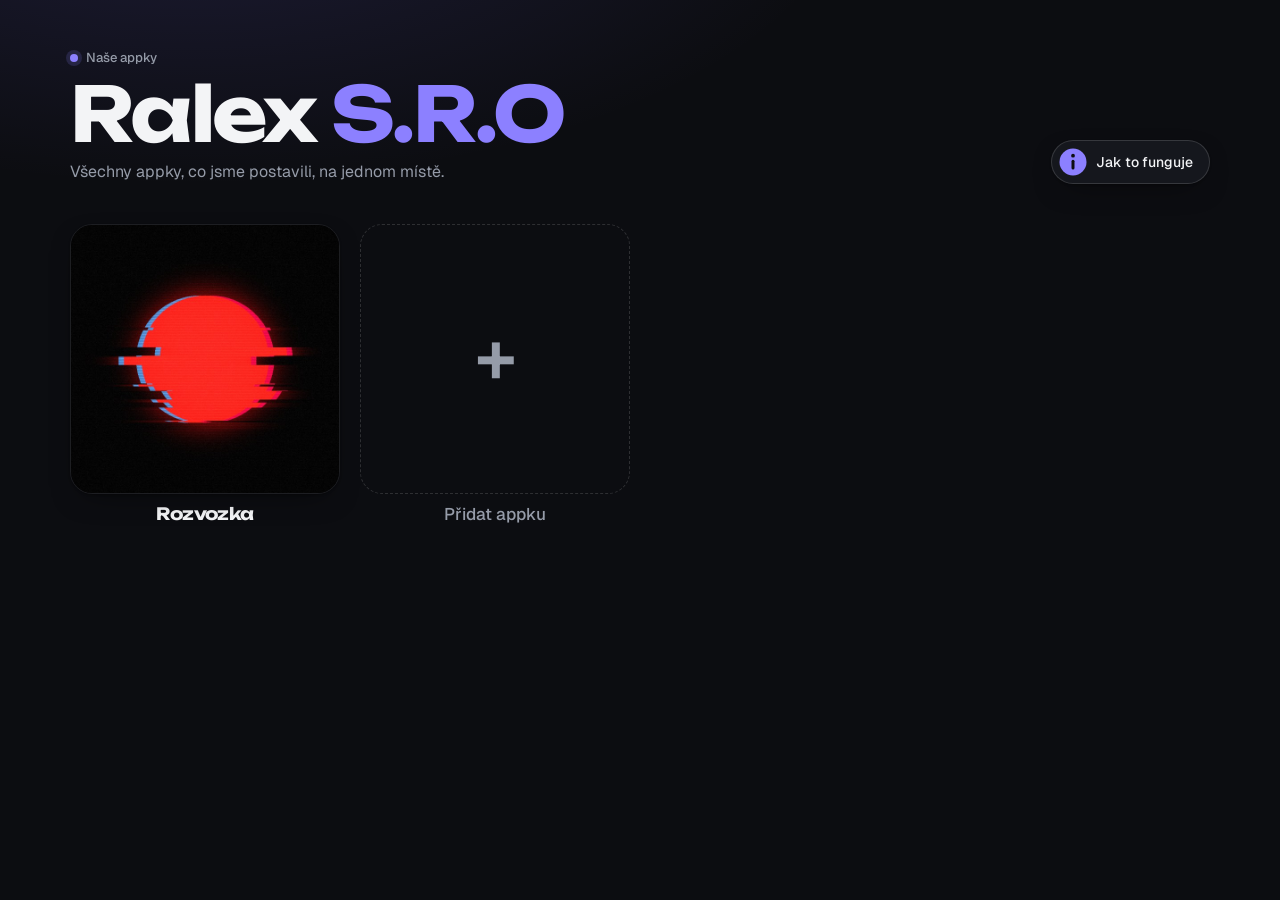
<file: index.html>
<!doctype html>
<html lang="cs">
<head>
<meta charset="utf-8">
<meta name="viewport" content="width=device-width,initial-scale=1,viewport-fit=cover">
<title>Ralex S.R.O</title>
<meta name="theme-color" content="#0C0D11">
<link rel="preconnect" href="https://fonts.googleapis.com">
<link rel="preconnect" href="https://fonts.gstatic.com" crossorigin>
<link rel="stylesheet" href="https://fonts.googleapis.com/css2?family=Unbounded:wght@500;700&family=Geist:wght@400;500;600&family=Geist+Mono:wght@400;500&display=swap">
<link rel="stylesheet" href="style.css">
</head>
<body>

<div class="wrap">
  <header>
    <div class="brand">
      <div class="eyebrow"><i aria-hidden="true"></i>Naše appky</div>
      <h1>Ralex <em>S.R.O</em></h1>
      <p>Všechny appky, co jsme postavili, na jednom místě.</p>
    </div>
    <details class="how">
      <summary aria-label="Jak to funguje"><svg class="info" viewBox="0 0 20 20" aria-hidden="true"><circle cx="10" cy="10" r="9" fill="var(--accent)"/><rect x="9" y="8.5" width="2" height="6.5" rx="1" fill="var(--accent-ink)"/><circle cx="10" cy="5.8" r="1.25" fill="var(--accent-ink)"/></svg><span>Jak to funguje</span><span class="x" aria-hidden="true">×</span></summary>
      <ul>
        <li><b>Klik</b> — otevře stránku appky: mobil, PC a video z praxe.</li>
        <li><b>Podržení</b> (na PC pravé tlačítko) — úprava appky.</li>
        <li><b>Tlačítko +</b> — nová appka. Fotky a video vybereš rovnou z mobilu nebo PC.</li>
        <li class="sep"><b>Ukládání:</b> všechno se uloží do GitHub repa, web se obnoví do minuty.</li>
        <li><b>Video:</b> max 95 MB, delší dej na YouTube a vlož odkaz.</li>
        <li id="ghState"></li>
      </ul>
    </details>
  </header>
  <div class="home" id="home"><p class="empty">Načítám appky…</p></div>
</div>

<div class="scrim" id="scrim" hidden></div>
<form class="panel" id="panel" hidden autocomplete="off">
  <h2 id="pTitle">Nová appka</h2>

  <!-- připojení GitHubu (jen poprvé) -->
  <div class="gh" id="ghBox" hidden>
    <h3>Připoj GitHub (jen jednou)</h3>
    <ol>
      <li>Otevři <a href="https://github.com/settings/personal-access-tokens/new" target="_blank" rel="noopener">nový token na GitHubu</a>.</li>
      <li>Název třeba „Ralex web“, Expiration: <b>No expiration</b> nebo 1 rok.</li>
      <li>Repository access → <b>Only select repositories</b> → vyber <b id="ghRepo"></b>.</li>
      <li>Permissions → Repository → <b>Contents: Read and write</b>.</li>
      <li>Generate token, zkopíruj ho a vlož sem.</li>
    </ol>
    <input id="ghToken" placeholder="github_pat_…" autocomplete="off" spellcheck="false">
    <p class="err" id="ghErr" hidden></p>
    <div><button type="button" class="btn btn-primary btn-sm" id="ghSave">Připojit</button></div>
  </div>

  <div id="fields" style="display:grid;gap:14px">
    <label for="fName">Název<input id="fName" maxlength="40" placeholder="Např. Rozvozka"></label>
    <label for="fUrl">Odkaz na appku <small>kam vede tlačítko „Otevřít appku“</small><input id="fUrl" type="url" placeholder="https://…"></label>
    <label for="fDesc">Co to dělá<textarea id="fDesc" maxlength="300" placeholder="Pro koho to je a co to řeší."></textarea></label>

    <div class="media">
      <label class="pick sq" data-k="logo">Logo<div class="box">+</div><input type="file" accept="image/*"></label>
      <label class="pick mob" data-k="mobile">Fotka z mobilu<div class="box">+</div><input type="file" accept="image/*"></label>
      <label class="pick pc" data-k="desktop">Fotka z PC<div class="box">+</div><input type="file" accept="image/*"></label>
    </div>

    <div class="vidrow">
      <label class="pick vid" data-k="video">Video<div class="box">+</div><input type="file" accept="video/*"></label>
      <label for="fYt">nebo YouTube odkaz<input id="fYt" placeholder="https://youtu.be/…"></label>
    </div>
  </div>

  <div id="progWrap" hidden style="display:grid;gap:6px"><div class="prog"><i id="progBar"></i></div><p class="genmsg" id="progTxt" style="margin:0;font-size:12px;color:var(--muted)"></p></div>
  <p class="err" id="fErr" hidden></p>
  <p class="ok" id="fOk" hidden></p>
  <div class="foot">
    <button type="submit" class="btn btn-primary" id="fSave">Uložit</button>
    <button type="button" class="btn btn-ghost" id="fCancel">Zavřít</button>
    <button type="button" class="del" id="fDel" hidden>Smazat</button>
  </div>
</form>

<script src="gh.js"></script>
<script>
(() => {
  const $ = s => document.querySelector(s);
  const hue = s => { let h = 0; for (const c of s) h = (h * 31 + c.codePointAt(0)) % 360; return h };
  const initials = n => (n || "").trim().split(/\s+/).slice(0, 2).map(w => w[0]).join("").toUpperCase() || "?";
  const slug = s => s.normalize("NFD").replace(/[̀-ͯ]/g, "").toLowerCase().replace(/[^a-z0-9]+/g, "-").replace(/^-|-$/g, "") || "appka";
  const ytId = u => ((u || "").match(/(?:youtu\.be\/|youtube\.com\/(?:watch\?v=|embed\/|shorts\/))([\w-]{11})/) || [])[1] || "";

  let apps = [], editApp = null, picked = {}, busy = false, armed = false;

  function fallbackIcon(box, name) { box.replaceChildren(initials(name)); box.style.background = `linear-gradient(145deg, oklch(0.66 0.16 ${hue(name)}), oklch(0.46 0.15 ${(hue(name) + 40) % 360}))` }
  function paintIcon(box, a) { box.style.background = ""; if (!a.logo) return fallbackIcon(box, a.name); box.replaceChildren(RALEX.img(a, a.logo, "", () => fallbackIcon(box, a.name))) }

  /* ---------- přehled ---------- */
  function render() {
    const home = $("#home"); home.replaceChildren();
    for (const a of apps) home.append(tile(a));
    const add = document.createElement("button"); add.type = "button"; add.className = "tile add";
    add.innerHTML = '<div class="icon">+</div><span class="label">Přidat appku</span>';
    add.onclick = () => openPanel(null); home.append(add);
    $("#ghState").innerHTML = RALEX.token.get() ? '<b>GitHub:</b> připojeno · <button type="button" class="linkbtn" id="ghOut">odpojit</button>' : "<b>GitHub:</b> nepřipojeno — připojíš ho při prvním přidání.";
    const out = $("#ghOut"); if (out) out.onclick = () => { RALEX.token.set(""); render() };
  }

  function tile(a) {
    const el = document.createElement("a"); el.className = "tile"; el.href = "app.html?id=" + encodeURIComponent(a.id); el.title = a.desc || a.name;
    const icon = document.createElement("div"); icon.className = "icon"; paintIcon(icon, a);
    const lab = document.createElement("span"); lab.className = "label"; lab.textContent = a.name;
    el.append(icon, lab);
    let timer = null, fired = false, sx = 0, sy = 0;
    const cancel = () => { clearTimeout(timer); timer = null; el.classList.remove("pressing") };
    el.addEventListener("pointerdown", e => { if (e.button !== 0) return; fired = false; sx = e.clientX; sy = e.clientY; el.classList.add("pressing");
      timer = setTimeout(() => { fired = true; cancel(); try { navigator.vibrate?.(12) } catch {} openPanel(a) }, 520) });
    el.addEventListener("pointermove", e => { if (timer && Math.hypot(e.clientX - sx, e.clientY - sy) > 10) cancel() });
    ["pointerup", "pointercancel", "pointerleave"].forEach(t => el.addEventListener(t, cancel));
    el.addEventListener("contextmenu", e => { e.preventDefault(); cancel(); if (!fired && $("#panel").hidden) { fired = true; openPanel(a) } });
    el.addEventListener("click", e => { if (fired) { e.preventDefault(); fired = false } });
    return el;
  }

  async function load() {
    try { apps = await RALEX.loadApps() } catch { $("#home").innerHTML = '<p class="empty">Nepodařilo se načíst appky.</p>'; return }
    render();
    const m = location.hash.match(/^#edit=(.+)$/);
    if (m) { history.replaceState(null, "", location.pathname + location.search); const a = apps.find(x => x.id === decodeURIComponent(m[1])); if (a) openPanel(a) }
  }

  /* ---------- panel ---------- */
  function syncGh() { const has = !!RALEX.token.get(); $("#ghBox").hidden = has; $("#fields").style.opacity = has ? "" : ".4"; $("#fields").inert = !has; $("#fSave").disabled = !has || busy }
  function showPick(k, a) {
    const p = document.querySelector(`.pick[data-k="${k}"]`), box = p.querySelector(".box");
    box.replaceChildren(); box.classList.remove("has");
    const f = picked[k];
    if (f) {
      box.classList.add("has");
      const url = URL.createObjectURL(f);
      const el = k === "video" ? Object.assign(document.createElement("video"), { src: url, muted: true, playsInline: true }) : Object.assign(new Image(), { src: url });
      const tag = document.createElement("span"); tag.className = "new"; tag.textContent = "nové";
      box.append(el, tag); return;
    }
    const cur = a && a[k];
    if (cur && !(k === "video" && RALEX.isUrl(cur))) {
      box.classList.add("has");
      if (k === "video") box.append(Object.assign(document.createElement("video"), { src: RALEX.src(a, cur) + "#t=0.5", muted: true, playsInline: true, preload: "metadata" }));
      else box.append(RALEX.img(a, cur, "", () => { box.classList.remove("has"); box.replaceChildren("+") }));
      return;
    }
    box.textContent = "+";
  }
  function openPanel(a) {
    editApp = a; picked = {}; armed = false;
    $("#pTitle").textContent = a ? "Upravit appku" : "Nová appka";
    $("#fName").value = a?.name || ""; $("#fUrl").value = a?.url || ""; $("#fDesc").value = a?.desc || "";
    $("#fYt").value = a && RALEX.isUrl(a.video) ? a.video : "";
    ["logo", "mobile", "desktop", "video"].forEach(k => showPick(k, a));
    $("#fDel").hidden = !a; $("#fDel").className = "del"; $("#fDel").textContent = "Smazat";
    $("#fErr").hidden = true; $("#fOk").hidden = true; $("#progWrap").hidden = true; $("#ghErr").hidden = true; $("#ghToken").value = "";
    $("#ghRepo").textContent = RALEX.REPO;
    syncGh();
    $("#panel").hidden = false; $("#scrim").hidden = false;
    (RALEX.token.get() ? $("#fName") : $("#ghToken")).focus();
  }
  function closePanel() { if (busy) return; $("#panel").hidden = true; $("#scrim").hidden = true; editApp = null; picked = {} }
  $("#fCancel").onclick = closePanel; $("#scrim").onclick = closePanel;
  document.addEventListener("keydown", e => { if (e.key === "Escape" && !$("#panel").hidden) closePanel() });

  document.querySelectorAll(".pick input").forEach(inp => inp.addEventListener("change", () => {
    const k = inp.closest(".pick").dataset.k, f = inp.files[0]; inp.value = ""; if (!f) return;
    if (k === "video" && f.size > 95 * 1024 * 1024) { err(`Video má ${(f.size / 1048576).toFixed(0)} MB. GitHub vezme max 95 MB — zkrať ho, nebo dej odkaz na YouTube.`); return }
    picked[k] = f; if (k === "video") $("#fYt").value = ""; $("#fErr").hidden = true; showPick(k, editApp);
  }));
  $("#fYt").addEventListener("input", () => { if ($("#fYt").value.trim() && picked.video) { delete picked.video; showPick("video", editApp) } });

  /* GitHub token */
  $("#ghSave").onclick = async () => {
    const t = $("#ghToken").value.trim(); if (!t) return;
    $("#ghSave").disabled = true; $("#ghErr").hidden = true;
    try { await RALEX.verify(t); RALEX.token.set(t); syncGh(); render(); $("#fName").focus() }
    catch (e) { $("#ghErr").textContent = RALEX.errText(e); $("#ghErr").hidden = false }
    finally { $("#ghSave").disabled = false }
  };

  /* zmenšení velkých fotek, ať je web rychlý */
  async function prepImage(file, maxDim) {
    const ext = (file.name.split(".").pop() || "png").toLowerCase().replace("jpeg", "jpg");
    if (/svg|gif/.test(file.type) || file.size < 900 * 1024) return { blob: file, ext: /^(png|jpg|webp|svg|gif)$/.test(ext) ? ext : "png" };
    try {
      const bmp = await createImageBitmap(file);
      const s = Math.min(1, maxDim / Math.max(bmp.width, bmp.height));
      const c = document.createElement("canvas"); c.width = Math.round(bmp.width * s); c.height = Math.round(bmp.height * s);
      c.getContext("2d").drawImage(bmp, 0, 0, c.width, c.height);
      const blob = await new Promise(r => c.toBlob(r, "image/jpeg", 0.88));
      if (blob && blob.size < file.size) return { blob, ext: "jpg" };
    } catch {}
    return { blob: file, ext: /^(png|jpg|webp)$/.test(ext) ? ext : "png" };
  }

  function err(t) { $("#fErr").textContent = t; $("#fErr").hidden = false; $("#fOk").hidden = true }
  function step(n, total, what) { $("#progWrap").hidden = false; $("#progBar").style.width = Math.round((n - 1) / total * 100) + "%"; $("#progTxt").textContent = `Nahrávám ${n}/${total}: ${what}…` }

  $("#panel").addEventListener("submit", async e => {
    e.preventDefault(); if (busy || !RALEX.token.get()) return;
    const name = $("#fName").value.trim();
    if (!name) return err("Doplň název appky.");
    const url = $("#fUrl").value.trim();
    if (url && !RALEX.isUrl(url)) return err("Odkaz musí začínat https://");
    const yt = $("#fYt").value.trim();
    if (yt && !ytId(yt)) return err("Tohle není YouTube odkaz.");

    let id = editApp ? editApp.id : slug(name);
    if (!editApp) { let base = id, i = 2; while (apps.some(x => x.id === id)) id = base + "-" + i++ }

    busy = true; syncGh(); $("#fErr").hidden = true; $("#fOk").hidden = true;
    try {
      const entry = { id, name, desc: $("#fDesc").value.trim(), url, logo: editApp?.logo || "", mobile: editApp?.mobile || "", desktop: editApp?.desktop || "", video: editApp?.video || "", v: Date.now() };
      const files = [];
      const names = { logo: "logo", mobile: "mobil", desktop: "pc", video: "video" };
      const dims = { logo: 600, mobile: 1400, desktop: 2200 };
      for (const k of ["logo", "mobile", "desktop", "video"]) {
        const f = picked[k]; if (!f) continue;
        let blob = f, ext;
        if (k === "video") ext = (f.name.split(".").pop() || "mp4").toLowerCase();
        else ({ blob, ext } = await prepImage(f, dims[k]));
        entry[k] = `${names[k]}.${ext}`;
        files.push({ path: `apps/${id}/${entry[k]}`, blob, label: { logo: "logo", mobile: "fotka z mobilu", desktop: "fotka z PC", video: "video" }[k] });
      }
      if (yt) entry.video = yt;
      if (!yt && !picked.video && editApp && RALEX.isUrl(editApp.video) && !$("#fYt").value.trim()) entry.video = "";

      const keep = ["logo", "mobile", "desktop", "video"].map(k => entry[k]).filter(x => x && !RALEX.isUrl(x));
      apps = await RALEX.commit({
        message: (editApp ? "Upravit appku " : "Přidat appku ") + name,
        files, onStep: step,
        deleteDir: editApp ? id : null, keepFor: keep,
        mutate: list => { const i = list.findIndex(x => x.id === id); if (i >= 0) list[i] = entry; else list.push(entry); return list }
      });
      $("#progBar").style.width = "100%"; $("#progTxt").textContent = "Hotovo.";
      busy = false; render(); closePanel();
    } catch (ex) { busy = false; err(RALEX.errText(ex)); $("#progWrap").hidden = true }
    finally { busy = false; syncGh() }
  });

  $("#fDel").onclick = async () => {
    if (!editApp || busy) return;
    if (!armed) { armed = true; $("#fDel").classList.add("armed"); $("#fDel").textContent = "Opravdu smazat?"; return }
    busy = true; syncGh(); $("#fDel").disabled = true;
    try {
      const id = editApp.id;
      apps = await RALEX.commit({ message: "Smazat appku " + editApp.name, deleteDir: id, keepFor: [], onStep: step, mutate: list => list.filter(x => x.id !== id) });
      busy = false; render(); closePanel();
    } catch (ex) { err(RALEX.errText(ex)) }
    finally { busy = false; $("#fDel").disabled = false; syncGh() }
  };

  load();
})();
</script>
</body>
</html>
</file>
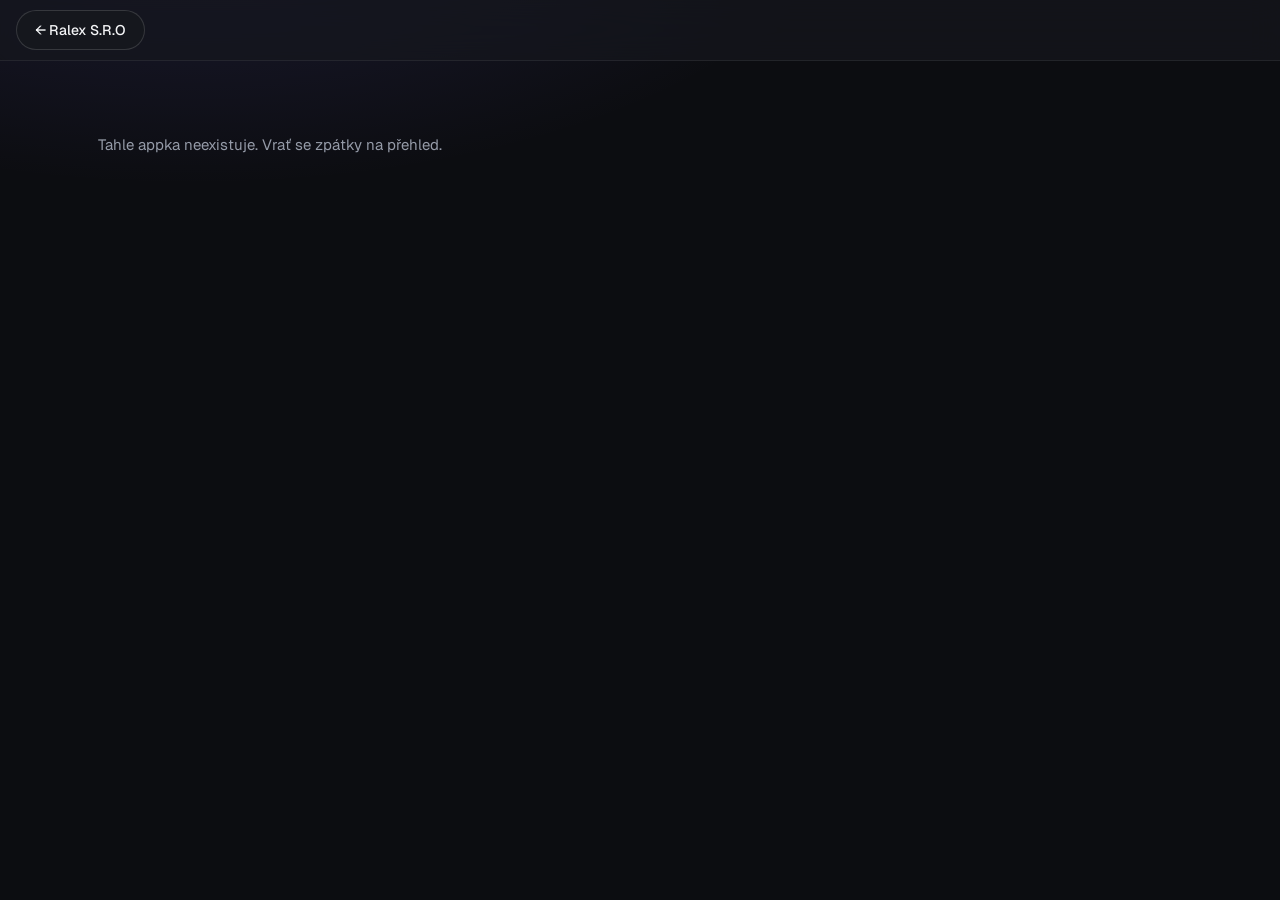
<file: app.html>
<!doctype html>
<html lang="cs">
<head>
<meta charset="utf-8">
<meta name="viewport" content="width=device-width,initial-scale=1,viewport-fit=cover">
<title>Appka · Ralex S.R.O</title>
<meta name="theme-color" content="#0C0D11">
<link rel="preconnect" href="https://fonts.googleapis.com">
<link rel="preconnect" href="https://fonts.gstatic.com" crossorigin>
<link rel="stylesheet" href="https://fonts.googleapis.com/css2?family=Unbounded:wght@500;700&family=Geist:wght@400;500;600&family=Geist+Mono:wght@400;500&display=swap">
<link rel="stylesheet" href="style.css">
</head>
<body>

<div class="topbar">
  <a class="btn" href="./">← Ralex S.R.O</a>
  <span class="title" id="topTitle"></span>
</div>

<main class="wrap" id="main">
  <p class="empty" id="loading">Načítám appku…</p>

  <section id="content" hidden>
    <div class="hero">
      <div class="icon" id="logo"></div>
      <div>
        <h1 id="name"></h1>
        <p id="desc"></p>
        <div style="display:flex;flex-wrap:wrap;gap:10px"><a class="btn btn-accent" id="open" target="_blank" rel="noopener" hidden>Otevřít appku ↗</a><a class="btn" id="edit" hidden>Upravit</a></div>
      </div>
    </div>

    <div class="sec-h"><h2>Jak to vypadá</h2><span>mobil · počítač</span></div>
    <div class="shots">
      <figure class="shot">
        <div class="phone"><div class="screen" id="mobile"></div></div>
        <figcaption><svg viewBox="0 0 16 16" fill="none" stroke="currentColor" stroke-width="1.5"><rect x="4" y="1.5" width="8" height="13" rx="2"/><path d="M7 12.5h2"/></svg>Na mobilu</figcaption>
      </figure>
      <figure class="shot">
        <div class="browser"><div class="chrome"><i></i><i></i><i></i><span id="urlbar"></span></div><div class="screen" id="desktop"></div></div>
        <figcaption><svg viewBox="0 0 16 16" fill="none" stroke="currentColor" stroke-width="1.5"><rect x="1.5" y="2.5" width="13" height="9" rx="1.5"/><path d="M5.5 14h5M8 11.5V14"/></svg>Na počítači</figcaption>
      </figure>
    </div>

    <div class="sec-h"><h2>V praxi</h2><span>video</span></div>
    <div class="video" id="video"></div>
  </section>
</main>

<script src="gh.js"></script>
<script>
(() => {
  const $ = s => document.querySelector(s);
  const id = new URLSearchParams(location.search).get("id") || "";
  const hue = s => { let h = 0; for (const c of s) h = (h * 31 + c.codePointAt(0)) % 360; return h };
  const initials = n => (n || "").trim().split(/\s+/).slice(0, 2).map(w => w[0]).join("").toUpperCase() || "?";
  const ytId = u => ((u || "").match(/(?:youtu\.be\/|youtube\.com\/(?:watch\?v=|embed\/|shorts\/))([\w-]{11})/) || [])[1] || "";

  function placeholder(box, what) {
    const d = document.createElement("div"); d.className = "ph";
    d.innerHTML = '<span>Zatím tu nic není.</span><span></span>';
    d.lastChild.textContent = `Přidej ${what} přes „Upravit“.`;
    box.replaceChildren(d);
  }
  function image(box, a, k, alt, what) {
    if (!a[k]) return placeholder(box, what);
    box.replaceChildren(RALEX.img(a, a[k], alt, () => placeholder(box, what)));
  }
  function video(box, a) {
    const f = a.video;
    if (!f) return placeholder(box, "video");
    const yt = ytId(f);
    if (yt) {
      const fr = document.createElement("iframe"); fr.src = `https://www.youtube-nocookie.com/embed/${yt}?rel=0`; fr.title = a.name + " v praxi";
      fr.allow = "accelerometer; autoplay; encrypted-media; gyroscope; picture-in-picture; fullscreen"; fr.allowFullScreen = true;
      return box.replaceChildren(fr);
    }
    const v = document.createElement("video"); v.controls = true; v.playsInline = true; v.preload = "metadata";
    let tried = false;
    v.onerror = () => { if (!tried) { tried = true; v.src = RALEX.raw(a, f) } else placeholder(box, "video") };
    v.src = RALEX.src(a, f); box.replaceChildren(v);
  }

  function show(a) {
    document.title = a.name + " · Ralex S.R.O";
    $("#topTitle").textContent = a.name; $("#name").textContent = a.name;
    $("#desc").textContent = a.desc || ""; $("#desc").hidden = !a.desc;
    const logo = $("#logo");
    const fb = () => { logo.replaceChildren(initials(a.name)); logo.style.background = `linear-gradient(145deg, oklch(0.66 0.16 ${hue(a.name)}), oklch(0.46 0.15 ${(hue(a.name) + 40) % 360}))` };
    if (a.logo) logo.replaceChildren(RALEX.img(a, a.logo, "", fb)); else fb();
    if (RALEX.isUrl(a.url)) { $("#open").href = a.url; $("#open").hidden = false; $("#urlbar").textContent = a.url.replace(/^https?:\/\//, "") }
    else $("#urlbar").textContent = a.name;
    $("#edit").href = "./#edit=" + encodeURIComponent(a.id); $("#edit").hidden = false;
    image($("#mobile"), a, "mobile", a.name + " na mobilu", "fotku z mobilu");
    image($("#desktop"), a, "desktop", a.name + " na počítači", "fotku z PC");
    video($("#video"), a);
    $("#loading").hidden = true; $("#content").hidden = false;
  }

  RALEX.loadApps()
    .then(list => { const a = list.find(x => x.id === id); if (!a) { $("#loading").textContent = "Tahle appka neexistuje. Vrať se zpátky na přehled."; return } show(a) })
    .catch(() => { $("#loading").textContent = "Nepodařilo se načíst appky." });
})();
</script>
</body>
</html>
</file>
<file: style.css>
:root {
  --bg: #0C0D11; --bg-glow: rgba(124, 110, 255, 0.16); --surface: #15171D; --surface-2: #1C1F26;
  --ink: #F3F4F6; --ink-inv: #0C0D11; --muted: #959BA8;
  --line: rgba(255, 255, 255, 0.07); --line-2: rgba(255, 255, 255, 0.14);
  --accent: #8C80FF; --accent-soft: rgba(140, 128, 255, 0.16); --accent-ink: #0C0D11; --danger: #F87171;
  --shadow: 0 1px 2px rgba(0, 0, 0, 0.3), 0 10px 30px -14px rgba(0, 0, 0, 0.6);
  --shadow-lg: 0 30px 70px -20px rgba(0, 0, 0, 0.7);
  --glass: rgba(21, 23, 29, 0.72); --scrim: rgba(0, 0, 0, 0.55);
  --f-display: "Unbounded", "Segoe UI", system-ui, sans-serif;
  --f-body: "Geist", system-ui, -apple-system, "Segoe UI", sans-serif;
  --f-mono: "Geist Mono", ui-monospace, Menlo, monospace;
  color-scheme: dark;
}
* { box-sizing: border-box }
html { -webkit-font-smoothing: antialiased }
body { margin: 0; background: var(--bg); background-image: radial-gradient(60rem 28rem at 15% -8rem, var(--bg-glow), transparent 70%); background-repeat: no-repeat;
  color: var(--ink); font-family: var(--f-body); font-size: 15px; line-height: 1.5; min-height: 100vh }
img { max-width: 100% }
[hidden] { display: none !important }
:focus-visible { outline: 2px solid var(--accent); outline-offset: 3px }

.wrap { max-width: 1180px; margin: 0 auto; padding-block: 48px 80px;
  padding-left: max(20px, env(safe-area-inset-left, 0px)); padding-right: max(20px, env(safe-area-inset-right, 0px)) }
@media (max-width: 560px) { .wrap { padding-block: 28px 64px; padding-left: max(16px, env(safe-area-inset-left, 0px)); padding-right: max(16px, env(safe-area-inset-right, 0px)) } }

header { display: flex; flex-wrap: wrap; align-items: flex-end; justify-content: space-between; gap: 20px; margin-bottom: 36px }
.brand { display: grid; gap: 10px; min-width: 0 }
.eyebrow { display: inline-flex; align-items: center; gap: 8px; font-size: 13px; color: var(--muted); font-weight: 500 }
.eyebrow i { width: 8px; height: 8px; border-radius: 50%; background: var(--accent); box-shadow: 0 0 0 4px var(--accent-soft) }
h1 { font-family: var(--f-display); font-weight: 700; font-size: clamp(40px, 8vw, 76px); line-height: .95; letter-spacing: -.035em; margin: 0; text-wrap: balance }
h1 em { font-style: normal; color: var(--accent) }
.brand p { margin: 0; color: var(--muted); max-width: 52ch; font-size: 16px }

/* "Jak to funguje" */
.how { position: relative; max-width: 100% }
.how summary { list-style: none; display: flex; align-items: center; gap: 8px; cursor: pointer; background: var(--surface); border: 1px solid var(--line-2);
  border-radius: 999px; padding: 6px 16px 6px 6px; font: 500 14px var(--f-body); color: var(--ink); user-select: none; box-shadow: var(--shadow) }
.how summary:hover { border-color: var(--ink) }
.how summary::-webkit-details-marker { display: none }
.how .info { width: 30px; height: 30px; flex: none }
.how .x { display: none; font-size: 20px; line-height: 1; color: var(--muted); margin-left: 4px }
.how[open] .x { display: inline }
.how ul { position: absolute; z-index: 15; top: calc(100% + 8px); right: 0; width: max-content; max-width: min(380px, calc(100vw - 32px));
  list-style: none; margin: 0; padding: 18px 20px; display: grid; gap: 10px; font-size: 14.5px;
  background: var(--surface); border: 1px solid var(--line); border-radius: 22px; box-shadow: var(--shadow-lg) }
.how li { line-height: 1.4 }
.how li.sep { border-top: 1px dashed var(--line-2); padding-top: 12px; margin-top: 2px }
.how li b { font-weight: 600 }
.how code { font: 12.5px var(--f-mono); background: var(--surface-2); padding: 1px 6px; border-radius: 6px }
@media (max-width: 560px) { .how ul { right: auto; left: 0 } }
@media (prefers-reduced-motion: no-preference) { .how[open] ul { animation: drop .16s ease-out } @keyframes drop { from { opacity: 0; transform: translateY(-6px) } } }

/* home grid */
.home { display: grid; grid-template-columns: repeat(auto-fill, minmax(230px, 1fr)); gap: 28px 20px }
@media (max-width: 520px) { .home { grid-template-columns: 1fr 1fr; gap: 22px 14px } }
.tile { display: flex; flex-direction: column; align-items: stretch; gap: 10px; width: 100%; min-width: 0; text-decoration: none; color: var(--ink);
  cursor: pointer; border-radius: 22px; padding: 4px 0; background: none; border: 0; font: inherit; -webkit-tap-highlight-color: transparent }
.icon { position: relative; width: 100%; aspect-ratio: 1; border-radius: 22px; overflow: hidden; border: 1px solid var(--line);
  box-shadow: var(--shadow); transition: transform .2s ease, box-shadow .2s ease;
  display: grid; place-items: center; font-family: var(--f-display); font-weight: 700; font-size: clamp(36px, 10vw, 64px); color: #fff; letter-spacing: -.03em }
.icon img { width: 100%; height: 100%; object-fit: cover; display: block; pointer-events: none }
.tile:hover .icon { transform: translateY(-3px); box-shadow: var(--shadow-lg) }
.tile:active .icon { transform: scale(.96) }
.label { font-family: var(--f-display); font-size: clamp(13px, 3.2vw, 17px); font-weight: 700; letter-spacing: -.03em; line-height: 1.2; text-align: center; padding: 0 4px;
  overflow: hidden; display: -webkit-box; -webkit-line-clamp: 2; -webkit-box-orient: vertical; overflow-wrap: anywhere }
.add .icon { background: transparent; box-shadow: none; border: 1.5px dashed var(--line-2); color: var(--muted); font-weight: 500; transition: border-color .2s, color .2s, background-color .2s }
.add:hover .icon { box-shadow: none; transform: none; border-color: var(--accent); color: var(--accent); background: var(--accent-soft) }
.add .label { color: var(--muted); font-family: var(--f-body); font-weight: 500; letter-spacing: 0 }
.empty { grid-column: 1 / -1; text-align: center; color: var(--muted); padding: 10px 0 0; max-width: 40ch; justify-self: center }

/* buttons + form */
.btn { display: inline-flex; align-items: center; gap: 8px; font: 500 14px var(--f-body); border-radius: 999px; padding: 10px 18px; cursor: pointer; border: 1px solid var(--line-2);
  text-decoration: none; color: var(--ink); background: var(--surface); transition: transform .15s ease, background-color .15s ease, border-color .15s ease }
.btn:hover { border-color: var(--ink) }
.btn:active { transform: scale(.97) }
.btn-primary { background: var(--ink); color: var(--ink-inv); border-color: var(--ink) }
.btn-primary:hover { background: color-mix(in srgb, var(--ink) 86%, var(--accent)) }
.btn-accent { background: var(--accent); color: var(--accent-ink); border-color: var(--accent) }
.btn-ghost { background: transparent; border-color: transparent }
.btn-ghost:hover { background: var(--surface-2); border-color: transparent }

.scrim { position: fixed; inset: 0; background: var(--scrim); backdrop-filter: blur(4px); -webkit-backdrop-filter: blur(4px); z-index: 20 }
.panel { position: fixed; z-index: 21; top: 0; right: 0; bottom: 0; width: min(480px, 100%); background: var(--surface); border-left: 1px solid var(--line); border-radius: 26px 0 0 26px; box-shadow: var(--shadow-lg);
  padding: calc(22px + env(safe-area-inset-top, 0px)) max(20px, env(safe-area-inset-right, 0px)) calc(22px + env(safe-area-inset-bottom, 0px)) 20px;
  overflow-y: auto; display: flex; flex-direction: column; gap: 14px }
.panel h2 { font-family: var(--f-display); font-size: 22px; font-weight: 700; margin: 0; letter-spacing: -.03em }
.panel label { display: grid; gap: 7px; font-size: 12px; letter-spacing: .02em; color: var(--muted); font-weight: 500 }
.panel small { font-weight: 400; color: var(--muted); letter-spacing: 0 }
input, textarea { font: 15px var(--f-body); color: var(--ink); background: var(--surface-2); border: 1px solid transparent; border-radius: 12px; padding: 11px 13px; width: 100% }
input:focus, textarea:focus { outline: none; border-color: var(--accent); background: var(--surface); box-shadow: 0 0 0 4px var(--accent-soft) }
textarea { min-height: 76px; resize: vertical }
.hint { font-size: 13px; margin: 0; padding: 10px 13px; border-radius: 12px; background: var(--accent-soft); color: var(--ink); line-height: 1.45 }
.hint code, .out code { font: 12.5px var(--f-mono) }
.out { font: 12.5px/1.5 var(--f-mono); background: var(--surface-2); border: 1px solid var(--line); border-radius: 12px; padding: 12px; white-space: pre-wrap; word-break: break-all; margin: 0 }
.err { color: var(--danger); font-size: 13px; margin: 0 }
.foot { display: flex; flex-wrap: wrap; gap: 10px; margin-top: auto; padding-top: 8px; align-items: center }
@media (max-width: 560px) { .panel { border-radius: 0 } }
@media (prefers-reduced-motion: no-preference) { .panel { animation: slide .18s ease-out } @keyframes slide { from { transform: translateX(24px); opacity: .6 } } }

/* detail page */
.topbar { position: sticky; top: 0; z-index: 10; display: flex; align-items: center; gap: 12px; background: var(--glass);
  backdrop-filter: blur(16px) saturate(1.4); -webkit-backdrop-filter: blur(16px) saturate(1.4); border-bottom: 1px solid var(--line);
  padding: calc(10px + env(safe-area-inset-top, 0px)) max(16px, env(safe-area-inset-right, 0px)) 10px max(16px, env(safe-area-inset-left, 0px)) }
.topbar .title { font-family: var(--f-display); font-weight: 700; letter-spacing: -.02em; font-size: 16px; overflow: hidden; text-overflow: ellipsis; white-space: nowrap; min-width: 0 }
.hero { display: grid; grid-template-columns: 120px minmax(0, 1fr); gap: 24px; align-items: center; margin-bottom: 40px }
.hero .icon { width: 120px; font-size: 40px }
.hero h1 { font-size: clamp(32px, 6vw, 56px) }
.hero p { margin: 10px 0 18px; color: var(--muted); max-width: 60ch; font-size: 16px }
@media (max-width: 560px) { .hero { grid-template-columns: 1fr; gap: 18px } .hero .icon { width: 96px; font-size: 32px } }

.sec-h { display: flex; align-items: baseline; gap: 12px; margin: 0 0 14px }
.sec-h h2 { font-family: var(--f-display); font-weight: 700; font-size: 20px; letter-spacing: -.03em; margin: 0 }
.sec-h span { font: 12px var(--f-mono); color: var(--muted); text-transform: uppercase; letter-spacing: .06em }

.shots { display: grid; grid-template-columns: minmax(0, 300px) minmax(0, 1fr); gap: 24px; align-items: start; margin-bottom: 48px }
@media (max-width: 760px) { .shots { grid-template-columns: 1fr } }
.shot { margin: 0; display: grid; gap: 12px }
.shot figcaption { font: 500 13px var(--f-body); color: var(--muted); display: flex; align-items: center; gap: 8px }
.shot figcaption svg { width: 16px; height: 16px }

/* phone frame */
.phone { position: relative; width: 100%; max-width: 300px; aspect-ratio: 9 / 19.5; border-radius: 42px; padding: 10px; background: #050608;
  border: 1px solid var(--line-2); box-shadow: var(--shadow-lg), inset 0 0 0 2px #22252c }
.phone::before { content: ""; position: absolute; top: 18px; left: 50%; transform: translateX(-50%); width: 30%; height: 22px; border-radius: 999px; background: #000; z-index: 2 }
.phone .screen { width: 100%; height: 100%; border-radius: 33px; overflow: hidden; background: var(--surface-2) }
.phone img, .browser img { width: 100%; height: 100%; object-fit: cover; object-position: top; display: block }

/* browser frame */
.browser { width: 100%; border-radius: 16px; overflow: hidden; border: 1px solid var(--line-2); background: var(--surface); box-shadow: var(--shadow-lg) }
.browser .chrome { display: flex; align-items: center; gap: 7px; padding: 11px 14px; border-bottom: 1px solid var(--line) }
.browser .chrome i { width: 11px; height: 11px; border-radius: 50%; background: var(--line-2) }
.browser .chrome i:nth-child(1) { background: #FF5F57 } .browser .chrome i:nth-child(2) { background: #FEBC2E } .browser .chrome i:nth-child(3) { background: #28C840 }
.browser .chrome span { margin-left: 10px; flex: 1; min-width: 0; font: 12px var(--f-mono); color: var(--muted); background: var(--surface-2); border-radius: 8px; padding: 4px 10px; overflow: hidden; text-overflow: ellipsis; white-space: nowrap }
.browser .screen { aspect-ratio: 16 / 10; background: var(--surface-2) }

.ph { width: 100%; height: 100%; display: grid; place-content: center; gap: 6px; text-align: center; padding: 16px; color: var(--muted); font-size: 13px }
.ph code { font: 12px var(--f-mono); color: var(--ink) }

.video { width: 100%; border-radius: 22px; overflow: hidden; border: 1px solid var(--line-2); background: #000; box-shadow: var(--shadow-lg); aspect-ratio: 16 / 9 }
.video video, .video iframe { width: 100%; height: 100%; display: block; border: 0; background: #000 }
.video .ph { background: var(--surface-2) }

/* nahrávání médií */
.media { display: grid; grid-template-columns: 1fr 1fr 1fr; gap: 10px }
.pick { position: relative; display: grid; gap: 6px; font-size: 12px; color: var(--muted); font-weight: 500; cursor: pointer }
.pick .box { position: relative; border-radius: 14px; overflow: hidden; border: 1.5px dashed var(--line-2); background: var(--surface-2); display: grid; place-items: center;
  color: var(--muted); font-size: 22px; transition: border-color .15s, background-color .15s }
.pick:hover .box, .pick:focus-within .box { border-color: var(--accent); background: var(--accent-soft); color: var(--accent) }
.pick .box.has { border-style: solid; border-color: var(--line) }
.pick .box img, .pick .box video { position: absolute; inset: 0; width: 100%; height: 100%; object-fit: cover; object-position: top }
.pick input { position: absolute; width: 1px; height: 1px; opacity: 0; pointer-events: none }
.pick.sq .box { aspect-ratio: 1 }
.pick.mob .box { aspect-ratio: 9 / 16 }
.pick.pc .box { aspect-ratio: 16 / 10 }
.pick.vid .box { aspect-ratio: 16 / 9 }
.pick .new { position: absolute; top: 6px; left: 6px; z-index: 1; font: 600 10px var(--f-body); background: var(--accent); color: var(--accent-ink); border-radius: 999px; padding: 2px 7px }
.vidrow { display: grid; grid-template-columns: 140px minmax(0, 1fr); gap: 12px; align-items: end }
@media (max-width: 420px) { .vidrow { grid-template-columns: 1fr } }
.vidrow .or { font-size: 12px; color: var(--muted) }
.prog { height: 6px; border-radius: 999px; background: var(--surface-2); overflow: hidden }
.prog i { display: block; height: 100%; width: 0; background: var(--accent); transition: width .3s ease }
.ok { color: #4ADE80; font-size: 13px; margin: 0 }
.gh { display: grid; gap: 12px; padding: 14px; border: 1px solid var(--line); border-radius: 18px; background: var(--surface-2) }
.gh h3 { margin: 0; font-family: var(--f-display); font-size: 16px; letter-spacing: -.02em }
.gh ol { margin: 0; padding-left: 18px; display: grid; gap: 6px; font-size: 13.5px; color: var(--ink) }
.gh a { color: var(--accent) }
.gh input { background: var(--surface) }
.del { margin-left: auto; background: none; border: 1px solid transparent; color: var(--danger); font: 500 13px var(--f-body); padding: 8px 14px; border-radius: 999px; cursor: pointer }
.del:hover { background: var(--surface-2) }
.del.armed { border-color: var(--danger) }
.tile.pressing .icon { transform: scale(.95); transition: transform .5s cubic-bezier(.2,.7,.2,1) }
.tile { -webkit-touch-callout: none; -webkit-user-select: none; user-select: none; touch-action: manipulation }
.linkbtn { background: none; border: 0; color: var(--muted); font: 500 13px var(--f-body); cursor: pointer; padding: 0; text-decoration: underline }
.btn-sm { font-size: 13px; padding: 8px 14px }
.media, .vidrow .pick { align-items: start } .pick { align-content: start }
.pick .box { width: 100% } .pick { justify-items: stretch; grid-template-rows: auto auto }
.panel label.pick { display: flex; flex-direction: column; gap: 6px } .pick .box { flex: none; height: auto }
</file>
